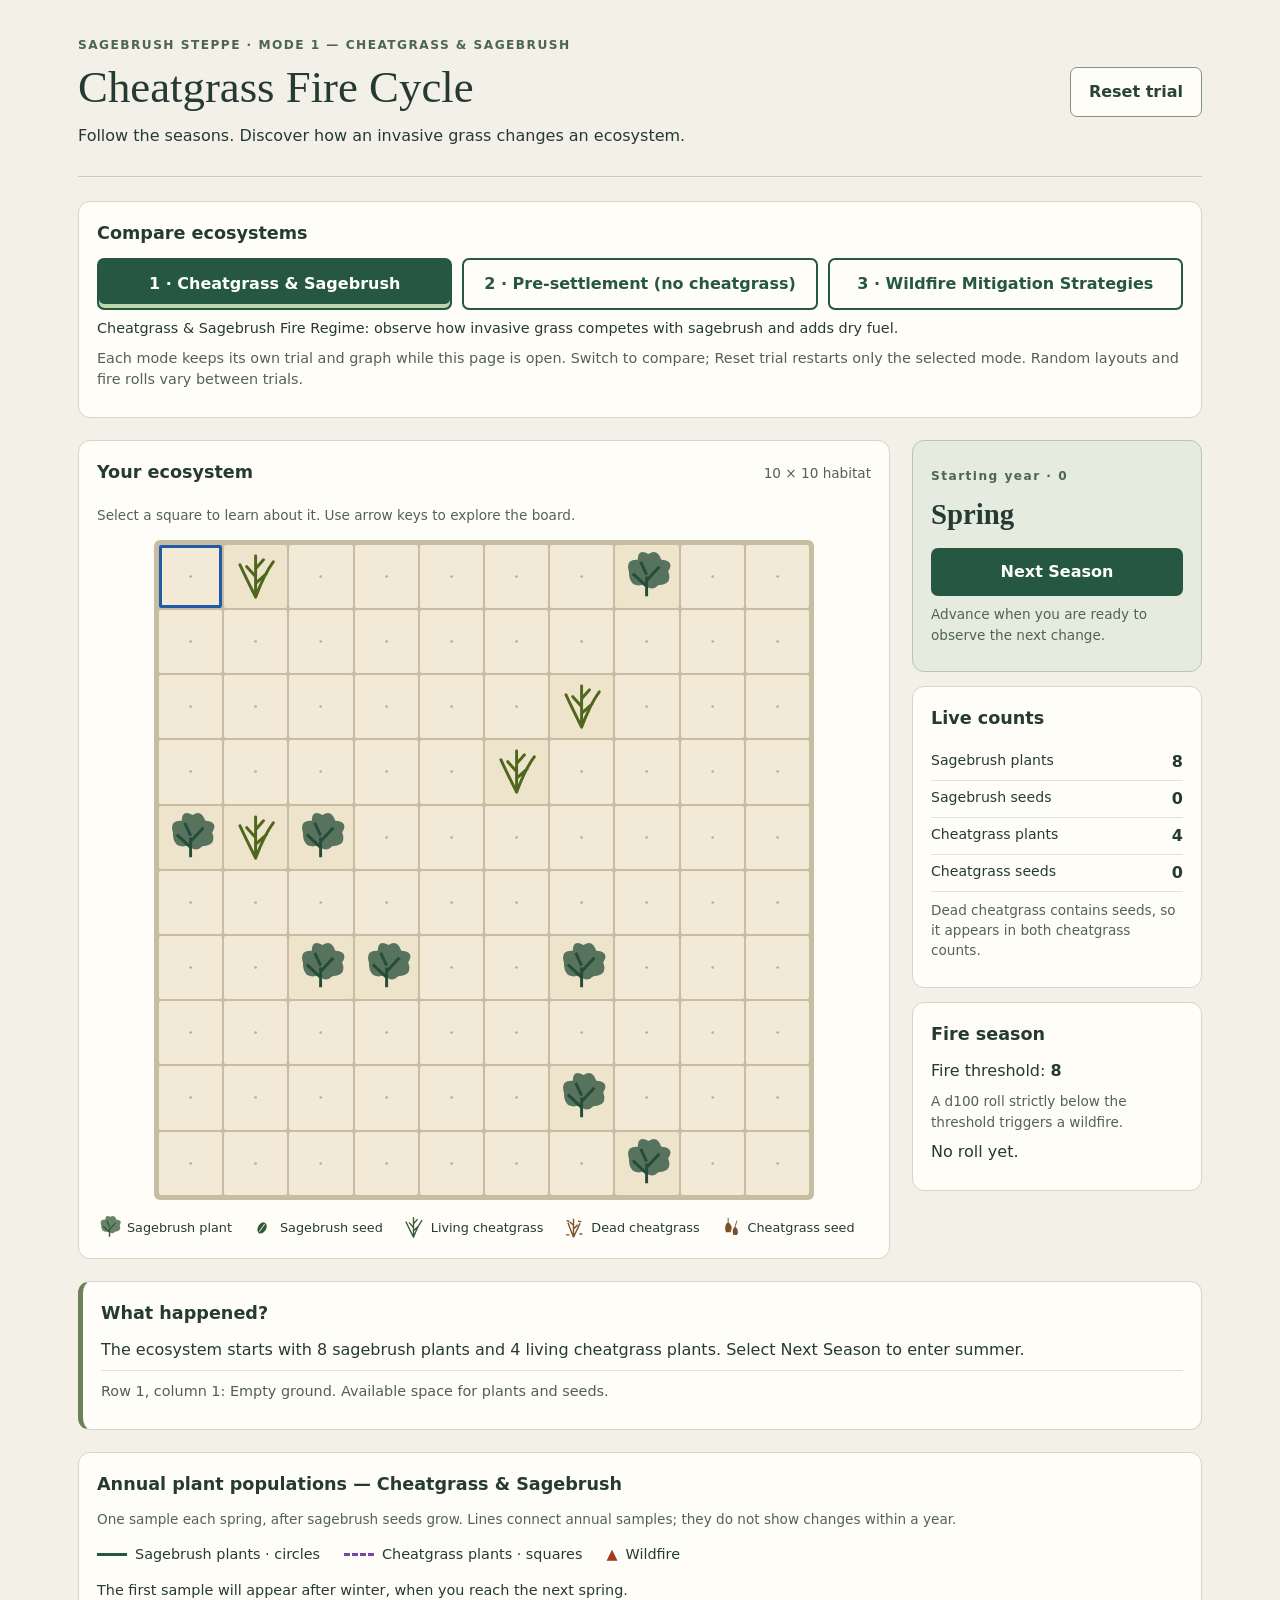
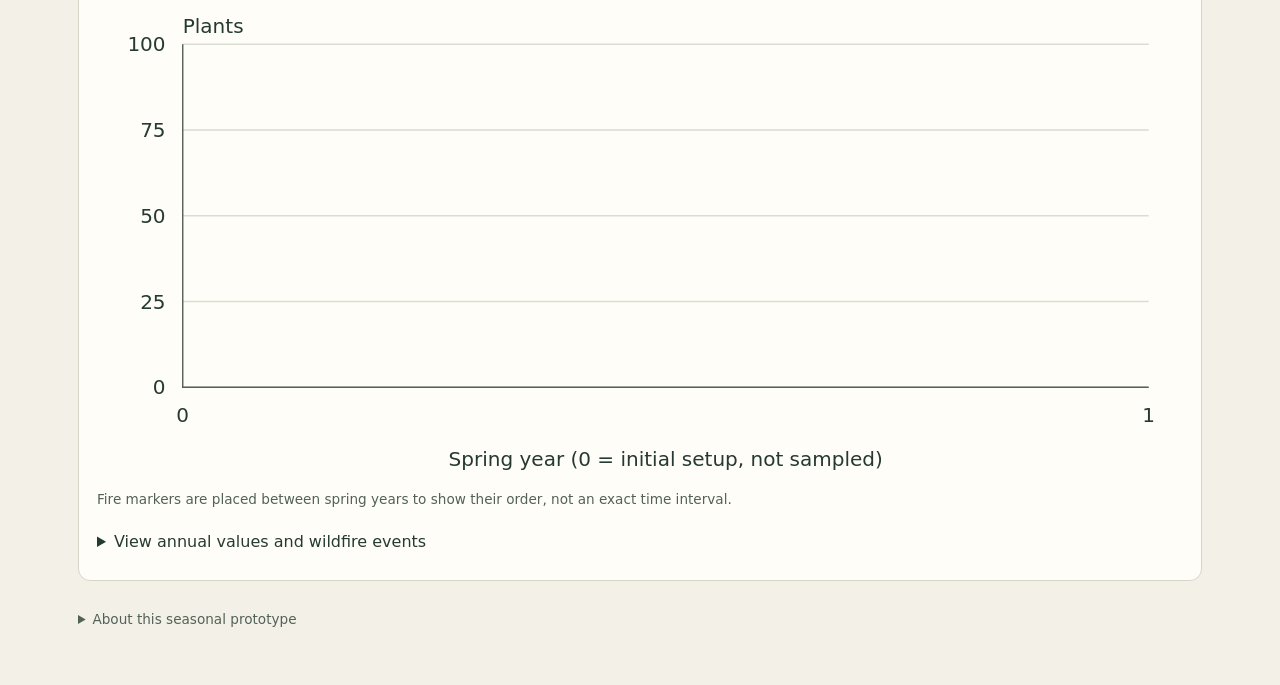
<file: index.html>
<!doctype html>
<html lang="en"><head><meta charset="utf-8"><meta name="viewport" content="width=device-width,initial-scale=1"><title>Cheatgrass Fire Cycle · Seasonal prototype</title><link rel="stylesheet" href="styles.css"><script defer src="engine.js"></script><script defer src="chart.js"></script><script defer src="mitigation.js"></script><script defer src="app.js"></script></head>
<body><a class="skip" href="#advance">Skip to season controls</a><main>
<header><div><p class="eyebrow" id="mode-title">SAGEBRUSH STEPPE · MODE 1</p><h1>Cheatgrass Fire Cycle</h1><p>Follow the seasons. Discover how an invasive grass changes an ecosystem.</p></div><button id="reset" class="secondary">Reset trial</button></header>
<section class="mode-picker card" aria-labelledby="mode-heading">
<h2 id="mode-heading">Compare ecosystems</h2>
<div class="mode-buttons" role="group" aria-label="Ecosystem mode">
<button id="mode-invaded" type="button" aria-pressed="true">1 · Cheatgrass &amp; Sagebrush</button>
<button id="mode-native" type="button" aria-pressed="false">2 · Pre-settlement (no cheatgrass)</button>
<button id="mode-mitigation" type="button" aria-pressed="false">3 · Wildfire Mitigation Strategies</button>
</div>
<p id="mode-description"></p><p class="hint">Each mode keeps its own trial and graph while this page is open. Switch to compare; Reset trial restarts only the selected mode. Random layouts and fire rolls vary between trials.</p>
</section>
<section id="tools-panel" class="card tools-panel" aria-labelledby="tools-heading" hidden>
<h2 id="tools-heading">Wildfire Mitigation Strategies</h2>
<p>Choose one tool per season. Select targets, review the outlined squares, then Apply tool. You may also skip a season without using a tool.</p>
<p class="hint">Hoe: remove up to 5 plants of either species. Seed Bag: add up to 5 sagebrush seeds on empty squares. Mower: clear all plants and seeds from one row or column.</p>
<div class="tool-buttons" role="group" aria-label="Management tools">
<button id="tool-hoe" type="button" aria-pressed="false">Hoe</button>
<button id="tool-seed" type="button" aria-pressed="false">Seed Bag</button>
<button id="tool-mower-row" type="button" aria-pressed="false">Mower · row</button>
<button id="tool-mower-column" type="button" aria-pressed="false">Mower · column</button>
<button id="tool-burn" type="button" disabled>Prescribed Burn · awaiting clarification</button>
<button id="tool-chemicals" type="button" disabled>Chemicals · awaiting clarification</button>
</div>
<p id="tool-budget"></p><p id="tool-status" role="status" aria-live="polite" aria-atomic="true"></p>
<div class="tool-actions"><button id="tool-apply" type="button" disabled>Apply tool</button><button id="tool-cancel" type="button" class="secondary" disabled>Cancel selection</button></div>
<p class="hint">Apply once per season, including the starting spring. During Fire Season, use your tool before Roll d100. Leaving a season or switching modes cancels unconfirmed selections. The graph keeps its original annual spring samples.</p>
<details><summary>View management actions</summary><ul id="tool-log"></ul></details>
</section>
<div class="workspace"><section class="terrain" aria-labelledby="terrain-title">
<div class="section-head"><h2 id="terrain-title">Your ecosystem</h2><span>10 × 10 habitat</span></div>
<p class="hint" id="grid-help">Select a square to learn about it. Use arrow keys to explore the board.</p>
<div id="board" class="board" role="group" aria-label="Ecosystem, 10 rows by 10 columns" aria-describedby="grid-help"></div>
<ul class="legend" id="legend" aria-label="Plant and seed legend"></ul>
</section><aside>
<section class="card season-card" aria-labelledby="season-heading"><p class="eyebrow" id="year">Starting year · 0</p><h2 id="season-heading">Spring</h2><button id="advance">Next Season</button><p id="next-hint" class="hint"></p><div id="dice-result" class="dice-result" hidden>
<p id="dice-caption" class="eyebrow">D100 RESULT</p>
<p class="dice-number"><strong id="dice-value"></strong><span> / 100</span></p>
<h3 id="dice-outcome"></h3><p id="dice-explanation"></p>
</div></section>
<section class="card" aria-labelledby="counts-heading"><h2 id="counts-heading">Live counts</h2><dl id="counts"></dl><p class="hint">Dead cheatgrass contains seeds, so it appears in both cheatgrass counts.</p></section>
<section class="card" aria-labelledby="fire-heading"><h2 id="fire-heading">Fire season</h2><p>Fire threshold: <strong id="threshold"></strong></p><p class="hint">A d100 roll strictly below the threshold triggers a wildfire.</p><p id="fire-result">No roll yet.</p></section>
</aside></div>
<section class="feedback card"><h2>What happened?</h2><p id="feedback" role="status" aria-live="polite" aria-atomic="true"></p><p id="inspection" aria-live="polite" aria-atomic="true">Select a plant or a seed to inspect it.</p></section>
<section class="card annual-chart" aria-labelledby="annual-heading">
<h2 id="annual-heading">Annual plant populations</h2>
<p class="hint">One sample each spring, after sagebrush seeds grow. Lines connect annual samples; they do not show changes within a year.</p>
<ul class="chart-legend" aria-label="Graph legend"><li><span class="line-key sage-key" aria-hidden="true"></span>Sagebrush plants · circles</li><li><span class="line-key cheat-key" aria-hidden="true"></span>Cheatgrass plants · squares</li><li><span class="fire-key" aria-hidden="true">▲</span>Wildfire</li></ul>
<p id="chart-summary" role="status" aria-live="polite" aria-atomic="true"></p>
<div class="chart-scroll" tabindex="0" role="region" aria-label="Annual graph; scroll horizontally on small screens"><div id="annual-plot"></div></div>
<p class="hint">Fire markers are placed between spring years to show their order, not an exact time interval.</p>
<details><summary>View annual values and wildfire events</summary>
<div class="table-scroll" tabindex="0" role="region" aria-label="Annual values"><table><caption>Spring plant counts after growth</caption><thead><tr><th scope="col">Spring year</th><th scope="col">Sagebrush plants</th><th scope="col">Cheatgrass plants</th></tr></thead><tbody id="annual-rows"></tbody></table></div>
<h3>Wildfire events</h3><ul id="annual-fires"></ul>
</details></section>
<details class="notes"><summary>About this seasonal prototype</summary><p>This prototype lets you compare an invaded ecosystem with a pre-settlement ecosystem without cheatgrass. The annual graph records spring plant counts and wildfire events. Mode 3 adds Hoe, Seed Bag and Mower. Prescribed Burn and Chemicals await clarification; audio is a later step. Explanations are draft text awaiting DRI review.</p><p>Provisional choices: sagebrush uses eight neighboring squares and only places seeds on empty squares. The initial spring is year 0; the first action enters summer. Reset starts a new trial.</p></details>
</main></body></html>
</file>
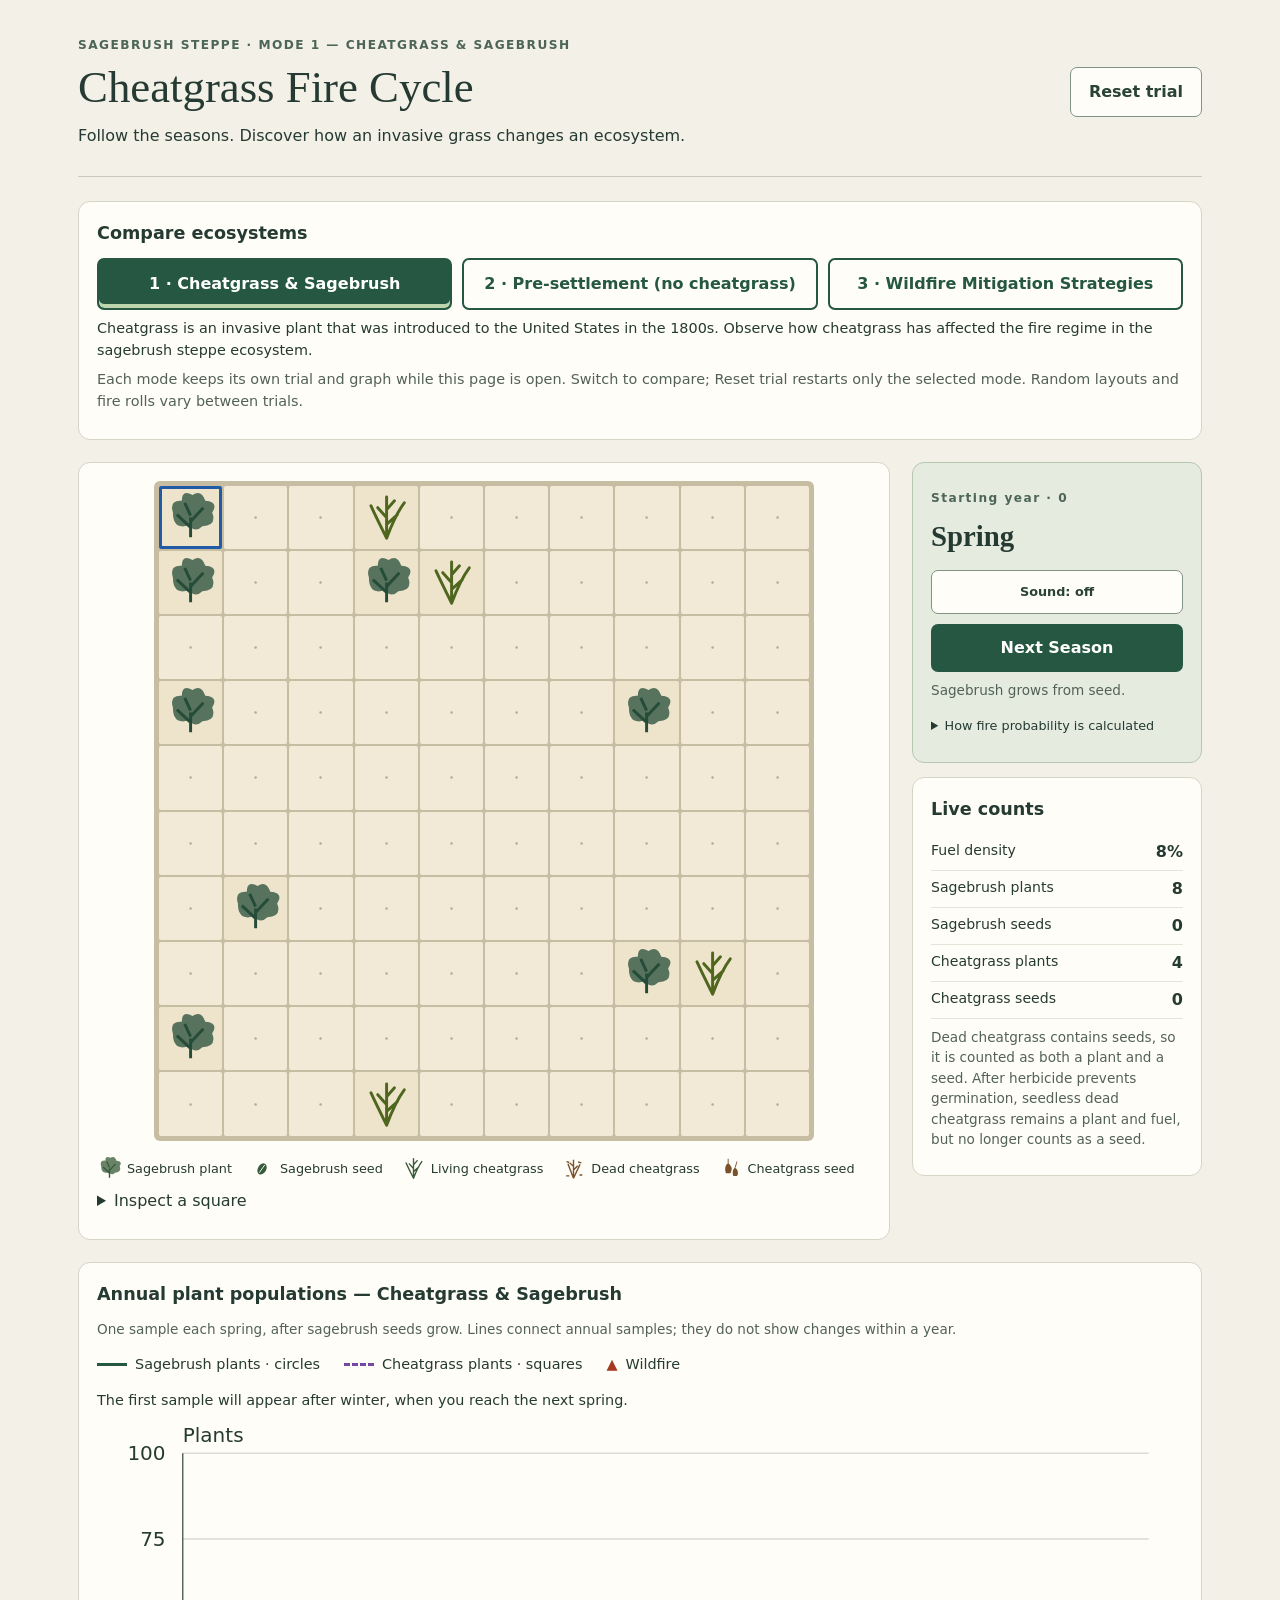
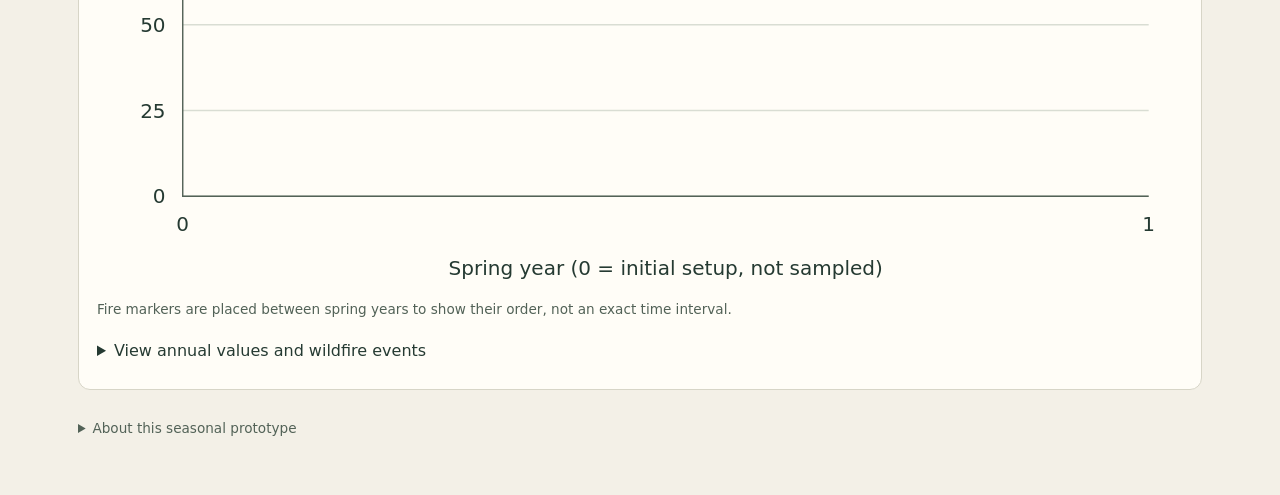
<file: prototype-v2/index.html>
<!doctype html>
<html lang="en"><head><meta charset="utf-8"><meta name="viewport" content="width=device-width,initial-scale=1"><title>Cheatgrass Fire Cycle · Seasonal prototype</title><link rel="stylesheet" href="styles.css"><script defer src="engine.js"></script><script defer src="chart.js"></script><script defer src="mitigation.js"></script><script defer src="sound.js"></script><script defer src="app.js"></script></head>
<body><a class="skip" href="#advance">Skip to season controls</a><main>
<header><div><p class="eyebrow" id="mode-title">SAGEBRUSH STEPPE · MODE 1</p><h1>Cheatgrass Fire Cycle</h1><p>Follow the seasons. Discover how an invasive grass changes an ecosystem.</p></div><button id="reset" class="secondary">Reset trial</button></header>
<section class="mode-picker card" aria-labelledby="mode-heading">
<h2 id="mode-heading">Compare ecosystems</h2>
<div class="mode-buttons" role="group" aria-label="Ecosystem mode">
<button id="mode-invaded" type="button" aria-pressed="true">1 · Cheatgrass &amp; Sagebrush</button>
<button id="mode-native" type="button" aria-pressed="false">2 · Pre-settlement (no cheatgrass)</button>
<button id="mode-mitigation" type="button" aria-pressed="false">3 · Wildfire Mitigation Strategies</button>
</div>
<p id="mode-description"></p><p class="hint">Each mode keeps its own trial and graph while this page is open. Switch to compare; Reset trial restarts only the selected mode. Random layouts and fire rolls vary between trials.</p>
</section>

<div class="workspace"><section class="terrain" aria-label="Ecosystem habitat">

<p class="sr-only" id="grid-help">Select a square to learn about it. Use arrow keys to explore the board.</p>
<div id="board" class="board" role="group" aria-label="Ecosystem, 10 rows by 10 columns" aria-describedby="grid-help"></div>
<ul class="legend" id="legend" aria-label="Plant and seed legend"></ul><details><summary>Inspect a square</summary><p id="inspection" aria-live="polite" aria-atomic="true">Select a plant or seed to inspect it.</p></details>
</section><aside>
<section class="card season-card" aria-labelledby="season-heading"><p class="eyebrow" id="year">Starting year · 0</p><h2 id="season-heading">Spring</h2><button id="sound-toggle" type="button" class="secondary sound-toggle" aria-pressed="false">Sound: off</button><button id="advance">Next Season</button><p id="next-hint" class="hint"></p><div id="dice-result" class="dice-result" hidden>
<p id="dice-caption" class="eyebrow">D100 RESULT</p>
<p class="dice-number"><strong id="dice-value"></strong><span> / 100</span></p>
<h3 id="dice-outcome"></h3><p id="dice-explanation"></p>
</div><details class="fire-details"><summary>How fire probability is calculated</summary><p class="hint">A d100 roll from 1 to 100 must be strictly below the fuel density. For example, 12% fuel density means an 11% fire chance. Current threshold: <span id="threshold"></span>.</p><p id="fire-result">No roll yet.</p></details></section>
<section id="tools-panel" class="card tools-panel" aria-labelledby="tools-heading" hidden>
<h2 id="tools-heading">Wildfire Mitigation Strategies</h2>
<p id="tool-instructions" class="hint" aria-live="polite" aria-atomic="true">Choose a tool to see its instructions.</p>
<div class="tool-buttons" role="group" aria-label="Management tools">
<button id="tool-hoe" type="button" aria-pressed="false"><img class="tool-icon" src="assets/tools/hoe.svg" alt="" aria-hidden="true" width="32" height="32"><span class="tool-label">Hoe</span></button>
<button id="tool-seed" type="button" aria-pressed="false"><img class="tool-icon" src="assets/tools/seed.svg" alt="" aria-hidden="true" width="32" height="32"><span class="tool-label">Seed Bag</span></button>
<button id="tool-mower-row" type="button" aria-pressed="false"><img class="tool-icon" src="assets/tools/mower-row.svg" alt="" aria-hidden="true" width="32" height="32"><span class="tool-label">Mower · row</span></button>
<button id="tool-mower-column" type="button" aria-pressed="false"><img class="tool-icon" src="assets/tools/mower-column.svg" alt="" aria-hidden="true" width="32" height="32"><span class="tool-label">Mower · column</span></button>
<button id="tool-burn" type="button" aria-pressed="false"><img class="tool-icon" src="assets/tools/burn.svg" alt="" aria-hidden="true" width="32" height="32"><span class="tool-label">Prescribed Burn</span></button>
<button id="tool-chemicals" type="button" aria-pressed="false"><img class="tool-icon" src="assets/tools/chemicals.svg" alt="" aria-hidden="true" width="32" height="32"><span class="tool-label">Pre-emergent Herbicide</span></button>
</div>
<p id="tool-budget"></p><p id="tool-status" role="status" aria-live="polite" aria-atomic="true"></p>
<div class="tool-actions"><button id="tool-apply" type="button" disabled>Apply tool</button><button id="tool-cancel" type="button" class="secondary" disabled>Cancel selection</button></div>
<button id="tool-skip" type="button" class="skip-mitigation"><span aria-hidden="true">✕</span> Skip mitigation this season</button>
<details class="tool-help"><summary>How to use the tools</summary><p class="hint">Apply once per season, including the starting spring. During Fire Season, use your tool before selecting See if a fire occurs. Leaving a season or switching modes cancels unconfirmed selections. The graph keeps its original annual spring samples. For herbicide, you can also select two opposite corners with clicks or Enter/Space. Hatched squares marked H remain treated through the same season next year; established plants and dead fuel remain.</p></details>
<details><summary>View management actions</summary><ul id="tool-log"></ul></details>
</section>
<section class="card" aria-labelledby="counts-heading"><h2 id="counts-heading">Live counts</h2><dl id="counts"></dl><p class="hint">Dead cheatgrass contains seeds, so it is counted as both a plant and a seed. After herbicide prevents germination, seedless dead cheatgrass remains a plant and fuel, but no longer counts as a seed.</p></section>

</aside></div>
<p id="feedback" class="sr-only" role="status" aria-live="polite" aria-atomic="true"></p>
<section class="card annual-chart" aria-labelledby="annual-heading">
<h2 id="annual-heading">Annual plant populations</h2>
<p class="hint">One sample each spring, after sagebrush seeds grow. Lines connect annual samples; they do not show changes within a year.</p>
<ul class="chart-legend" aria-label="Graph legend"><li><span class="line-key sage-key" aria-hidden="true"></span>Sagebrush plants · circles</li><li><span class="line-key cheat-key" aria-hidden="true"></span>Cheatgrass plants · squares</li><li><span class="fire-key" aria-hidden="true">▲</span>Wildfire</li></ul>
<p id="chart-summary" role="status" aria-live="polite" aria-atomic="true"></p>
<div class="chart-scroll" tabindex="0" role="region" aria-label="Annual graph; scroll horizontally on small screens"><div id="annual-plot"></div></div>
<p class="hint">Fire markers are placed between spring years to show their order, not an exact time interval.</p>
<details><summary>View annual values and wildfire events</summary>
<div class="table-scroll" tabindex="0" role="region" aria-label="Annual values"><table><caption>Spring plant counts after growth</caption><thead><tr><th scope="col">Spring year</th><th scope="col">Sagebrush plants</th><th scope="col">Cheatgrass plants</th></tr></thead><tbody id="annual-rows"></tbody></table></div>
<h3>Wildfire events</h3><ul id="annual-fires"></ul>
</details></section>
<details class="notes"><summary>About this seasonal prototype</summary><p>This prototype lets you compare an invaded ecosystem with a pre-settlement ecosystem without cheatgrass. The annual graph records spring plant counts and wildfire events. Mode 3 adds Hoe, Seed Bag, Mower and Prescribed Burn. Pre-emergent Herbicide is available; fire animation and optional sound are available. Prescribed burns appear in the management log; the graph markers show natural wildfires. Explanations are draft text awaiting DRI review.</p><p>Provisional choices: sagebrush uses eight neighboring squares and only places seeds on empty squares. The initial spring is year 0; the first action enters summer. Reset starts a new trial.</p></details>
</main></body></html>
</file>
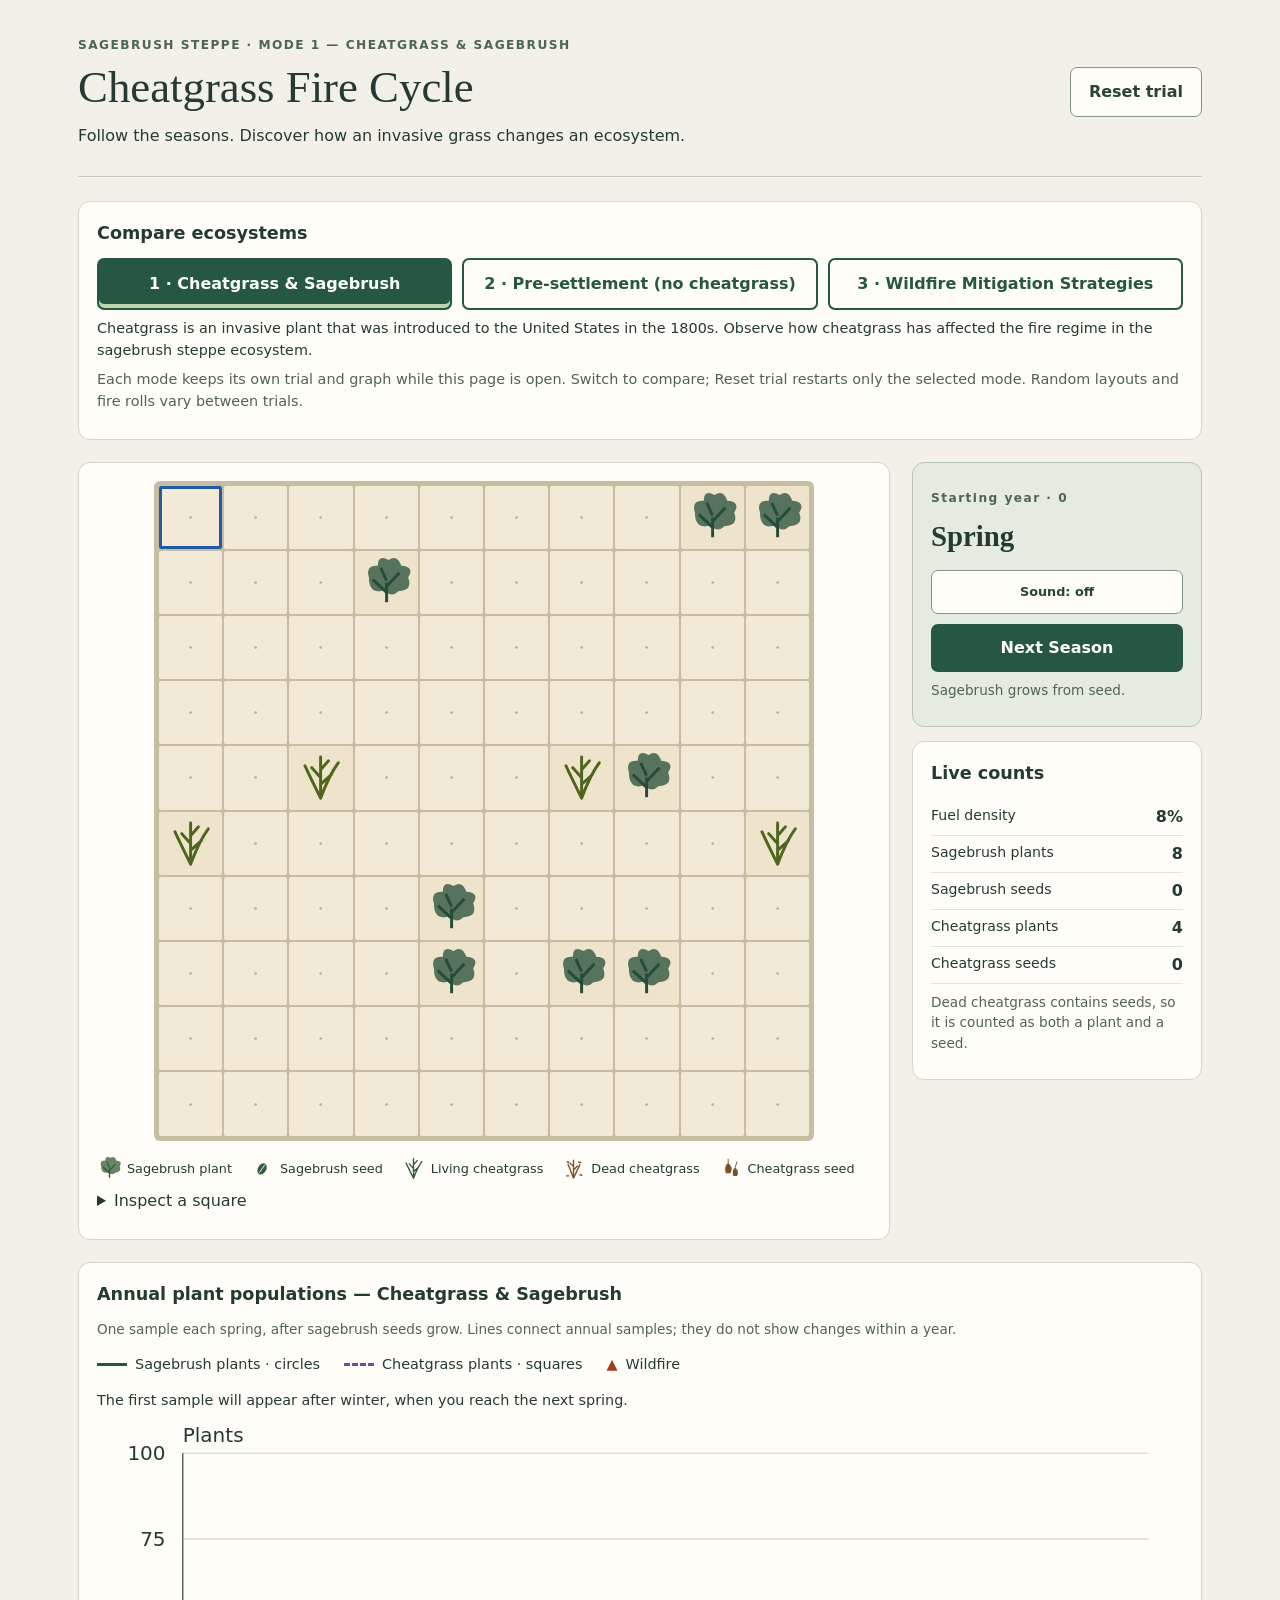
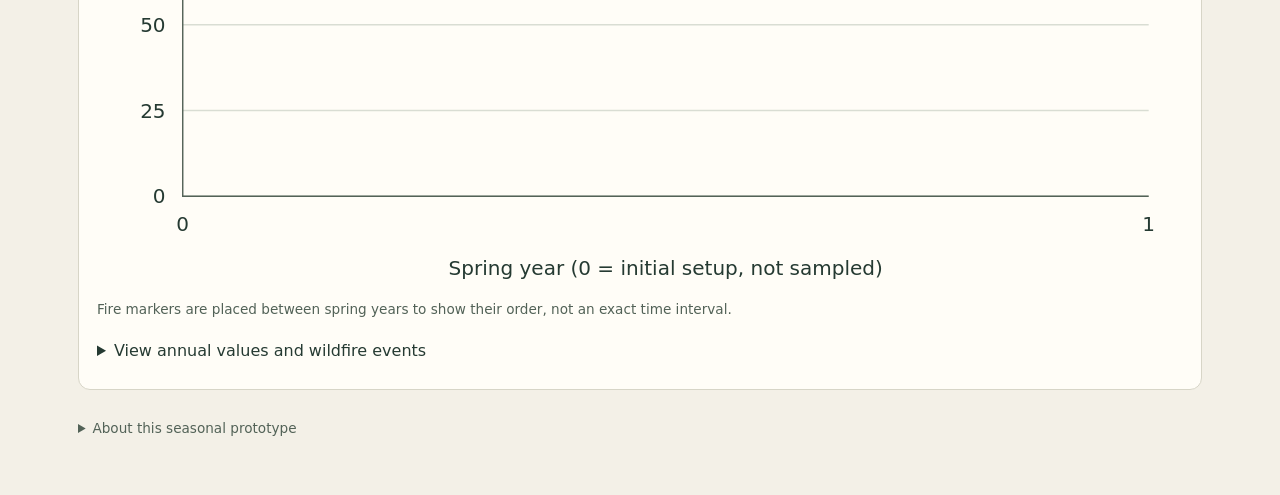
<file: prototype-v3/index.html>
<!doctype html>
<html lang="en"><head><meta charset="utf-8"><meta name="viewport" content="width=device-width,initial-scale=1"><title>Cheatgrass Fire Cycle · Seasonal prototype</title><link rel="stylesheet" href="styles.css"><script defer src="engine.js"></script><script defer src="chart.js"></script><script defer src="mitigation.js"></script><script defer src="sound.js"></script><script defer src="app.js"></script></head>
<body><a class="skip" href="#advance">Skip to season controls</a><main>
<header><div><p class="eyebrow" id="mode-title">SAGEBRUSH STEPPE · MODE 1</p><h1>Cheatgrass Fire Cycle</h1><p>Follow the seasons. Discover how an invasive grass changes an ecosystem.</p></div><button id="reset" class="secondary">Reset trial</button></header>
<section class="mode-picker card" aria-labelledby="mode-heading">
<h2 id="mode-heading">Compare ecosystems</h2>
<div class="mode-buttons" role="group" aria-label="Ecosystem mode">
<button id="mode-invaded" type="button" aria-pressed="true">1 · Cheatgrass &amp; Sagebrush</button>
<button id="mode-native" type="button" aria-pressed="false">2 · Pre-settlement (no cheatgrass)</button>
<button id="mode-mitigation" type="button" aria-pressed="false">3 · Wildfire Mitigation Strategies</button>
</div>
<p id="mode-description"></p><p class="hint">Each mode keeps its own trial and graph while this page is open. Switch to compare; Reset trial restarts only the selected mode. Random layouts and fire rolls vary between trials.</p>
</section>

<div class="workspace"><section class="terrain" aria-label="Ecosystem habitat">

<p class="sr-only" id="grid-help">Select a square to learn about it. Use arrow keys to explore the board.</p>
<div id="board" class="board" role="group" aria-label="Ecosystem, 10 rows by 10 columns" aria-describedby="grid-help"></div>
<ul class="legend" id="legend" aria-label="Plant and seed legend"></ul><details><summary>Inspect a square</summary><p id="inspection" aria-live="polite" aria-atomic="true">Select a plant or seed to inspect it.</p></details>
</section><aside>
<section class="card season-card" aria-labelledby="season-heading"><p class="eyebrow" id="year">Starting year · 0</p><h2 id="season-heading">Spring</h2><button id="sound-toggle" type="button" class="secondary sound-toggle" aria-pressed="false">Sound: off</button><button id="advance">Next Season</button><p id="next-hint" class="hint"></p><div id="dice-result" class="dice-result" hidden>
<h3 id="dice-outcome"></h3><p id="dice-explanation"></p>
</div></section>
<section id="tools-panel" class="card tools-panel" aria-labelledby="tools-heading" hidden>
<h2 id="tools-heading">Wildfire Mitigation Strategies</h2>
<p id="tool-instructions" class="hint" aria-live="polite" aria-atomic="true">Choose a tool to see its instructions.</p>
<div class="tool-buttons" role="group" aria-label="Management tools">
<button id="tool-hoe" type="button" aria-pressed="false"><img class="tool-icon" src="assets/tools/hoe.svg" alt="" aria-hidden="true" width="32" height="32"><span class="tool-label">Hoe</span></button>
<button id="tool-seed" type="button" aria-pressed="false"><img class="tool-icon" src="assets/tools/seed.svg" alt="" aria-hidden="true" width="32" height="32"><span class="tool-label">Seed Bag</span></button>
<button id="tool-mower-row" type="button" aria-pressed="false"><img class="tool-icon" src="assets/tools/mower-row.svg" alt="" aria-hidden="true" width="32" height="32"><span class="tool-label">Mower · row</span></button>
<button id="tool-mower-column" type="button" aria-pressed="false"><img class="tool-icon" src="assets/tools/mower-column.svg" alt="" aria-hidden="true" width="32" height="32"><span class="tool-label">Mower · column</span></button>
<button id="tool-burn" type="button" aria-pressed="false"><img class="tool-icon" src="assets/tools/burn.svg" alt="" aria-hidden="true" width="32" height="32"><span class="tool-label">Prescribed Burn</span></button>
<button id="tool-chemicals" type="button" aria-pressed="false"><img class="tool-icon" src="assets/tools/chemicals.svg" alt="" aria-hidden="true" width="32" height="32"><span class="tool-label">Pre-emergent Herbicide</span></button>
</div>
<p id="tool-budget"></p><p id="tool-status" role="status" aria-live="polite" aria-atomic="true"></p>
<div class="tool-actions"><button id="tool-apply" type="button" disabled>Apply tool</button><button id="tool-cancel" type="button" class="secondary" disabled>Cancel selection</button></div>
<button id="tool-skip" type="button" class="skip-mitigation"><span aria-hidden="true">✕</span> Skip mitigation this season</button>
<details class="tool-help"><summary>How to use the tools</summary><p class="hint">Apply once per season, including the starting spring. No mitigation is available during the wildfire event between fall and winter. Leaving a season or switching modes cancels unconfirmed selections. The graph keeps its original annual spring samples. For herbicide, you can also select two opposite corners with clicks or Enter/Space. Hatched squares marked H remain treated through the same season next year; established plants and dead fuel remain.</p></details>
<details><summary>View management actions</summary><ul id="tool-log"></ul></details>
</section>
<section class="card" aria-labelledby="counts-heading"><h2 id="counts-heading">Live counts</h2><dl id="counts"></dl><p class="hint">Dead cheatgrass contains seeds, so it is counted as both a plant and a seed.</p></section>

</aside></div>
<p id="feedback" class="sr-only" role="status" aria-live="polite" aria-atomic="true"></p>
<section class="card annual-chart" aria-labelledby="annual-heading">
<h2 id="annual-heading">Annual plant populations</h2>
<p class="hint">One sample each spring, after sagebrush seeds grow. Lines connect annual samples; they do not show changes within a year.</p>
<ul class="chart-legend" aria-label="Graph legend"><li><span class="line-key sage-key" aria-hidden="true"></span>Sagebrush plants · circles</li><li><span class="line-key cheat-key" aria-hidden="true"></span>Cheatgrass plants · squares</li><li><span class="fire-key" aria-hidden="true">▲</span>Wildfire</li></ul>
<p id="chart-summary" role="status" aria-live="polite" aria-atomic="true"></p>
<div class="chart-scroll" tabindex="0" role="region" aria-label="Annual graph; scroll horizontally on small screens"><div id="annual-plot"></div></div>
<p class="hint">Fire markers are placed between spring years to show their order, not an exact time interval.</p>
<details><summary>View annual values and wildfire events</summary>
<div class="table-scroll" tabindex="0" role="region" aria-label="Annual values"><table><caption>Spring plant counts after growth</caption><thead><tr><th scope="col">Spring year</th><th scope="col">Sagebrush plants</th><th scope="col">Cheatgrass plants</th></tr></thead><tbody id="annual-rows"></tbody></table></div>
<h3>Wildfire events</h3><ul id="annual-fires"></ul>
</details></section>
<details class="notes"><summary>About this seasonal prototype</summary><p>This prototype lets you compare an invaded ecosystem with a pre-settlement ecosystem without cheatgrass. The annual graph records spring plant counts and wildfire events. Mode 3 adds Hoe, Seed Bag, Mower and Prescribed Burn. Pre-emergent Herbicide is available; fire animation and optional sound are available. Prescribed burns appear in the management log; the graph markers show natural wildfires. Explanations are draft text awaiting DRI review.</p><p>Confirmed setup: sagebrush uses eight neighboring squares and only places seeds on empty squares. The initial spring is year 0; the first action enters summer. Reset starts a new trial.</p></details>
</main></body></html>
</file>
<file: styles.css>
:root{font-family:system-ui,-apple-system,Segoe UI,sans-serif;color:#253a32;background:#f3f0e7;line-height:1.5;font-size:16px}*{box-sizing:border-box}body{margin:0}main{max-width:1180px;margin:auto;padding:28px}header{display:flex;align-items:center;justify-content:space-between;gap:20px;border-bottom:1px solid #c9cbbc;padding-bottom:20px;margin-bottom:24px}h1{font-family:Georgia,serif;font-size:clamp(1.9rem,4vw,2.8rem);font-weight:500;line-height:1.15;margin:4px 0 10px}h2{font-size:1.1rem;margin:0 0 12px}p{margin:8px 0}.eyebrow{font-size:.76rem;letter-spacing:.12em;font-weight:750;color:#4c6555}button{font:inherit;cursor:pointer;border:0;border-radius:7px;padding:12px 18px;background:#255742;color:white;font-weight:650;min-height:44px}button:hover{background:#173e2e}.secondary{background:#fffdf7;color:#294334;border:1px solid #819286;white-space:nowrap}button:disabled{opacity:.65;cursor:default}button:focus-visible,summary:focus-visible,a:focus-visible{outline:3px solid #155ac4;outline-offset:3px}.workspace{display:grid;grid-template-columns:minmax(0,1fr) 290px;gap:22px;align-items:start}.terrain{padding:18px;background:#fffdf7;border:1px solid #d7d5c7;border-radius:12px}.section-head{display:flex;justify-content:space-between;align-items:baseline;gap:12px}.section-head span,.hint{font-size:.85rem;color:#526257}.board{display:grid;grid-template-columns:repeat(10,minmax(0,1fr));gap:2px;padding:5px;background:#c7bda2;border-radius:6px;margin-top:14px;max-width:660px;margin-inline:auto}.cell{aspect-ratio:1;min-height:0;min-width:0;padding:3px;border-radius:2px;background:#eee4cb;color:#244c38;display:grid;place-items:center;position:relative}.cell:hover{background:#d8ceb3}.cell[aria-pressed=true]{outline:3px solid #215aa6;outline-offset:-3px}.cell svg{width:100%;height:100%;max-height:53px}.cell.dead{color:#79512a;background:#f4e2bd}.cell.cheat{color:#4f661e}.cell.sageSeed{color:#22513f}.cell.cheatSeed{color:#75531b}.cell.empty{background:#f2ead7}.legend{display:flex;gap:10px 18px;flex-wrap:wrap;padding:0;list-style:none;font-size:.8rem;margin:15px 0 0}.legend li{display:flex;align-items:center;gap:5px}.legend svg{width:25px;height:25px;color:#375a3a}.legend .dead svg,.legend .cheatSeed svg{color:#79512a}aside{display:grid;gap:14px}.card{background:#fffdf7;border:1px solid #d7d5c7;border-radius:12px;padding:18px}.season-card{background:#e5ebdf;border-color:#b7c7b0}.season-card h2{font-family:Georgia,serif;font-size:1.8rem}.season-card button{width:100%}dl{margin:0}dl>div{display:flex;justify-content:space-between;gap:12px;padding:6px 0;border-bottom:1px solid #e6e4d9}dt{font-size:.88rem}dd{font-weight:750;margin:0}.feedback{margin-top:22px;border-left:5px solid #6c8157}#inspection{font-size:.9rem;color:#516052;border-top:1px solid #e1e0d5;padding-top:10px}.notes{margin:20px 0;color:#526257;font-size:.85rem}summary{cursor:pointer;padding:8px 0}.skip{position:absolute;left:10px;top:-100px;background:white;padding:10px}.skip:focus{top:10px;z-index:10}@media(max-width:760px){main{padding:14px}.workspace{grid-template-columns:1fr}header{align-items:start}.terrain{padding:10px}aside{grid-template-columns:repeat(2,minmax(0,1fr))}.season-card{grid-column:1/-1}header .secondary{white-space:normal}.cell{padding:1px}.legend{gap:8px}h1{font-size:1.8rem}}@media(max-width:420px){aside{grid-template-columns:1fr}header{flex-direction:column}.board{gap:1px;padding:3px}}

.secondary:hover{background:#e5ebdf;color:#253a32}
.annual-chart{margin-top:22px;min-width:0}.chart-legend{list-style:none;padding:0;display:flex;flex-wrap:wrap;gap:12px 24px;font-size:.9rem}.chart-legend li{display:flex;align-items:center;gap:8px}.line-key{display:inline-block;width:30px;border-top:3px solid #255742}.cheat-key{border-color:#7549a3;border-top-style:dashed}.fire-key{color:#a43a20}.chart-scroll,.table-scroll{overflow-x:auto;max-width:100%}.chart-scroll:focus-visible,.table-scroll:focus-visible{outline:3px solid #155ac4;outline-offset:2px}#annual-plot{min-width:560px}#annual-plot svg{display:block;width:100%;height:auto;font-family:system-ui,sans-serif;font-size:14px;fill:#253a32}.annual-chart table{border-collapse:collapse;width:100%;font-size:.9rem}.annual-chart th,.annual-chart td{border:1px solid #bdc7b8;padding:9px;text-align:left}.annual-chart caption{text-align:left;padding:10px 0;font-weight:650}.annual-chart h3{font-size:1rem}.annual-chart details{margin-top:12px}#chart-summary{font-size:.9rem}
.dice-result{margin-top:16px;padding:16px;border:3px solid #366048;border-radius:10px;background:#f4faf1;color:#213e2c}.dice-result[hidden]{display:none}.dice-result.dice-fire{border-color:#a33b20;background:#fff0df;color:#692910}.dice-result .eyebrow{color:inherit;letter-spacing:.06em;font-size:.72rem}.dice-number{margin:6px 0;line-height:1.1}.dice-number strong{font-size:3.3rem;font-variant-numeric:tabular-nums}.dice-number span{font-size:1rem}.dice-result h3{font-size:1.2rem;margin:12px 0 8px;overflow-wrap:anywhere}.dice-result p:last-child{font-size:.9rem;line-height:1.5}
.mode-picker{margin-bottom:22px}.mode-buttons{display:flex;flex-wrap:wrap;gap:10px}.mode-buttons button{flex:1 1 250px;white-space:normal;border:2px solid #255742}.mode-buttons button[aria-pressed=false]{background:#fffdf7;color:#255742}.mode-buttons button[aria-pressed=false]:hover{background:#e5ebdf}.mode-buttons button[aria-pressed=true]{box-shadow:inset 0 -4px 0 #bcd5ad}.mode-picker p{font-size:.9rem}

[hidden]{display:none!important}.tools-panel{margin-bottom:22px;border-left:5px solid #5b4985}.tool-buttons{display:flex;flex-wrap:wrap;gap:10px}.tool-buttons button{flex:1 1 190px;white-space:normal;border:2px solid #255742}.tool-buttons button[aria-pressed=false]{background:#fffdf7;color:#255742}.tool-buttons button[aria-pressed=true]{background:#255742;color:white}.tool-buttons button:disabled{background:#e7e5df;color:#555c54;border-color:#aaa}.tool-actions{display:flex;flex-wrap:wrap;gap:12px}.cell.tool-preview{box-shadow:inset 0 0 0 4px #6a2d99}.cell.tool-preview::after{content:'✓';position:absolute;right:2px;top:0;background:#fff;color:#57217f;font-weight:800;font-size:.8rem;line-height:1.2}#tool-status{min-height:1.5em;font-weight:600}#tool-budget{font-weight:700}#tool-log{max-height:220px;overflow:auto}
</file>
<file: prototype-v2/styles.css>
:root{font-family:system-ui,-apple-system,Segoe UI,sans-serif;color:#253a32;background:#f3f0e7;line-height:1.5;font-size:16px}*{box-sizing:border-box}body{margin:0}main{max-width:1180px;margin:auto;padding:28px}header{display:flex;align-items:center;justify-content:space-between;gap:20px;border-bottom:1px solid #c9cbbc;padding-bottom:20px;margin-bottom:24px}h1{font-family:Georgia,serif;font-size:clamp(1.9rem,4vw,2.8rem);font-weight:500;line-height:1.15;margin:4px 0 10px}h2{font-size:1.1rem;margin:0 0 12px}p{margin:8px 0}.eyebrow{font-size:.76rem;letter-spacing:.12em;font-weight:750;color:#4c6555}button{font:inherit;cursor:pointer;border:0;border-radius:7px;padding:12px 18px;background:#255742;color:white;font-weight:650;min-height:44px}button:hover{background:#173e2e}.secondary{background:#fffdf7;color:#294334;border:1px solid #819286;white-space:nowrap}button:disabled{opacity:.65;cursor:default}button:focus-visible,summary:focus-visible,a:focus-visible{outline:3px solid #155ac4;outline-offset:3px}.workspace{display:grid;grid-template-columns:minmax(0,1fr) 290px;gap:22px;align-items:start}.terrain{padding:18px;background:#fffdf7;border:1px solid #d7d5c7;border-radius:12px}.section-head{display:flex;justify-content:space-between;align-items:baseline;gap:12px}.section-head span,.hint{font-size:.85rem;color:#526257}.board{display:grid;grid-template-columns:repeat(10,minmax(0,1fr));gap:2px;padding:5px;background:#c7bda2;border-radius:6px;margin-top:14px;max-width:660px;margin-inline:auto}.cell{aspect-ratio:1;min-height:0;min-width:0;padding:3px;border-radius:2px;background:#eee4cb;color:#244c38;display:grid;place-items:center;position:relative}.cell:hover{background:#d8ceb3}.cell[aria-pressed=true]{outline:3px solid #215aa6;outline-offset:-3px}.cell svg{width:100%;height:100%;max-height:53px}.cell.dead{color:#79512a;background:#f4e2bd}.cell.cheat{color:#4f661e}.cell.sageSeed{color:#22513f}.cell.cheatSeed{color:#75531b}.cell.empty{background:#f2ead7}.legend{display:flex;gap:10px 18px;flex-wrap:wrap;padding:0;list-style:none;font-size:.8rem;margin:15px 0 0}.legend li{display:flex;align-items:center;gap:5px}.legend svg{width:25px;height:25px;color:#375a3a}.legend .dead svg,.legend .cheatSeed svg{color:#79512a}aside{display:grid;gap:14px}.card{background:#fffdf7;border:1px solid #d7d5c7;border-radius:12px;padding:18px}.season-card{background:#e5ebdf;border-color:#b7c7b0}.season-card h2{font-family:Georgia,serif;font-size:1.8rem}.season-card button{width:100%}dl{margin:0}dl>div{display:flex;justify-content:space-between;gap:12px;padding:6px 0;border-bottom:1px solid #e6e4d9}dt{font-size:.88rem}dd{font-weight:750;margin:0}.feedback{margin-top:22px;border-left:5px solid #6c8157}#inspection{font-size:.9rem;color:#516052;border-top:1px solid #e1e0d5;padding-top:10px}.notes{margin:20px 0;color:#526257;font-size:.85rem}summary{cursor:pointer;padding:8px 0}.skip{position:absolute;left:10px;top:-100px;background:white;padding:10px}.skip:focus{top:10px;z-index:10}@media(max-width:760px){main{padding:14px}.workspace{grid-template-columns:1fr}header{align-items:start}.terrain{padding:10px}aside{grid-template-columns:repeat(2,minmax(0,1fr))}.season-card{grid-column:1/-1}header .secondary{white-space:normal}.cell{padding:1px}.legend{gap:8px}h1{font-size:1.8rem}}@media(max-width:420px){aside{grid-template-columns:1fr}header{flex-direction:column}.board{gap:1px;padding:3px}}

.secondary:hover{background:#e5ebdf;color:#253a32}
.annual-chart{margin-top:22px;min-width:0}.chart-legend{list-style:none;padding:0;display:flex;flex-wrap:wrap;gap:12px 24px;font-size:.9rem}.chart-legend li{display:flex;align-items:center;gap:8px}.line-key{display:inline-block;width:30px;border-top:3px solid #255742}.cheat-key{border-color:#7549a3;border-top-style:dashed}.fire-key{color:#a43a20}.chart-scroll,.table-scroll{overflow-x:auto;max-width:100%}.chart-scroll:focus-visible,.table-scroll:focus-visible{outline:3px solid #155ac4;outline-offset:2px}#annual-plot{min-width:560px}#annual-plot svg{display:block;width:100%;height:auto;font-family:system-ui,sans-serif;font-size:14px;fill:#253a32}.annual-chart table{border-collapse:collapse;width:100%;font-size:.9rem}.annual-chart th,.annual-chart td{border:1px solid #bdc7b8;padding:9px;text-align:left}.annual-chart caption{text-align:left;padding:10px 0;font-weight:650}.annual-chart h3{font-size:1rem}.annual-chart details{margin-top:12px}#chart-summary{font-size:.9rem}
.dice-result{margin-top:16px;padding:16px;border:3px solid #366048;border-radius:10px;background:#f4faf1;color:#213e2c}.dice-result[hidden]{display:none}.dice-result.dice-fire{border-color:#a33b20;background:#fff0df;color:#692910}.dice-result .eyebrow{color:inherit;letter-spacing:.06em;font-size:.72rem}.dice-number{margin:6px 0;line-height:1.1}.dice-number strong{font-size:3.3rem;font-variant-numeric:tabular-nums}.dice-number span{font-size:1rem}.dice-result h3{font-size:1.2rem;margin:12px 0 8px;overflow-wrap:anywhere}.dice-result p:last-child{font-size:.9rem;line-height:1.5}
.mode-picker{margin-bottom:22px}.mode-buttons{display:flex;flex-wrap:wrap;gap:10px}.mode-buttons button{flex:1 1 250px;white-space:normal;border:2px solid #255742}.mode-buttons button[aria-pressed=false]{background:#fffdf7;color:#255742}.mode-buttons button[aria-pressed=false]:hover{background:#e5ebdf}.mode-buttons button[aria-pressed=true]{box-shadow:inset 0 -4px 0 #bcd5ad}.mode-picker p{font-size:.9rem}

[hidden]{display:none!important}.tools-panel{margin-bottom:22px;border-left:5px solid #5b4985}.tool-buttons{display:flex;flex-wrap:wrap;gap:10px}.tool-buttons button{flex:1 1 190px;white-space:normal;border:2px solid #255742}.tool-buttons button[aria-pressed=false]{background:#fffdf7;color:#255742}.tool-buttons button[aria-pressed=true]{background:#255742;color:white}.tool-buttons button:disabled{background:#e7e5df;color:#555c54;border-color:#aaa}.tool-actions{display:flex;flex-wrap:wrap;gap:12px}.cell.tool-preview{box-shadow:inset 0 0 0 4px #6a2d99}.cell.tool-preview::after{content:'✓';position:absolute;right:2px;top:0;background:#fff;color:#57217f;font-weight:800;font-size:.8rem;line-height:1.2}#tool-status{min-height:1.5em;font-weight:600}#tool-budget{font-weight:700}#tool-log{max-height:220px;overflow:auto}

.cell.deadBare{color:#79512a;background:#f4e2bd}.cell.treated{background-image:repeating-linear-gradient(135deg,transparent 0,transparent 5px,#79599c33 5px,#79599c33 8px)}.cell.treated::before{content:"H";position:absolute;left:1px;top:0;background:#fff;color:#57217f;font-weight:800;font-size:.7rem;line-height:1.2}

.skip-mitigation{margin-top:12px;background:#fff;color:#9b2424;border:2px solid #9b2424;white-space:normal}.skip-mitigation:hover{background:#fff0f0;color:#7a1616}.skip-mitigation span{font-size:1.25em;margin-right:6px}.skip-mitigation:disabled{opacity:.6}

/* Compact management panel, beside the habitat on wide screens. */
.workspace>aside{min-width:0}.tools-panel{margin-bottom:0;padding:14px;border-left-width:4px;min-width:0}.tools-panel h2{font-size:1rem;margin-bottom:8px}.tools-panel .tool-buttons{display:grid;grid-template-columns:repeat(2,minmax(0,1fr));gap:6px}.tools-panel .tool-buttons button{min-width:0;min-height:44px;padding:7px 5px;font-size:.8rem;line-height:1.25;overflow-wrap:anywhere}.tools-panel .tool-actions{display:grid;grid-template-columns:1fr 1fr;gap:6px}.tools-panel .tool-actions button{padding:7px 5px;white-space:normal;font-size:.8rem;line-height:1.3}.tools-panel .skip-mitigation{width:100%;font-size:.8rem;padding:7px;margin-top:8px}.tools-panel #tool-budget,.tools-panel #tool-status{font-size:.78rem;line-height:1.4;margin:8px 0}.tools-panel #tool-instructions{font-size:.82rem;line-height:1.45;margin:0 0 10px}.tools-panel details{font-size:.78rem}.tools-panel summary{padding:5px 0}.tools-panel #tool-log{padding-left:18px;max-height:150px}@media(max-width:760px){.tools-panel{grid-column:1/-1}.tools-panel .tool-buttons{grid-template-columns:repeat(3,minmax(0,1fr))}}@media(max-width:420px){.tools-panel .tool-buttons{grid-template-columns:repeat(2,minmax(0,1fr))}}

/* Shared tool artwork for buttons and terrain cursors. */
.tool-buttons button{display:flex;align-items:center;justify-content:flex-start;gap:6px;text-align:left}.tool-icon{width:32px;height:32px;flex:0 0 32px;pointer-events:none}.tool-label{min-width:0}.tool-buttons button[aria-pressed="true"] .tool-icon{background:#fffdf7;border-radius:4px}
.board[data-tool="hoe"],.board[data-tool="hoe"] .cell{cursor:url("assets/tools/hoe.svg") 1 1,crosshair}
.board[data-tool="seed"],.board[data-tool="seed"] .cell{cursor:url("assets/tools/seed.svg") 1 1,crosshair}
.board[data-tool="mower-row"],.board[data-tool="mower-row"] .cell{cursor:url("assets/tools/mower-row.svg") 1 1,crosshair}
.board[data-tool="mower-column"],.board[data-tool="mower-column"] .cell{cursor:url("assets/tools/mower-column.svg") 1 1,crosshair}
.board[data-tool="burn"],.board[data-tool="burn"] .cell{cursor:url("assets/tools/burn.svg") 1 1,crosshair}
.board[data-tool="chemicals"],.board[data-tool="chemicals"] .cell{cursor:url("assets/tools/chemicals.svg") 1 1,crosshair}

.sr-only{position:absolute;width:1px;height:1px;padding:0;margin:-1px;overflow:hidden;clip:rect(0,0,0,0);white-space:nowrap;border:0}.terrain .board{margin-top:0}.fire-details{font-size:.8rem;margin-top:8px}.fire-details p{overflow-wrap:anywhere}

.sound-toggle{display:block;margin-bottom:10px;font-size:.8rem;padding:7px 12px}.board[data-fire="true"]{animation:cheatgrass-fire .8s ease-out}.cell[data-burning="true"]::after{content:'🔥';position:absolute;inset:0;display:flex;align-items:center;justify-content:center;font-size:clamp(18px,3vw,38px);pointer-events:none;z-index:6;background:#fff2d9a6;animation:cheatgrass-flame .5s ease-in-out alternate infinite}@keyframes cheatgrass-fire{from{box-shadow:inset 0 0 70px #ce571c}to{box-shadow:inset 0 0 0 transparent}}@keyframes cheatgrass-flame{from{transform:scale(.9)}to{transform:scale(1)}}@media(prefers-reduced-motion:reduce){.board[data-fire="true"],.cell[data-burning="true"]::after{animation:none}}
</file>
<file: prototype-v3/styles.css>
:root{font-family:system-ui,-apple-system,Segoe UI,sans-serif;color:#253a32;background:#f3f0e7;line-height:1.5;font-size:16px}*{box-sizing:border-box}body{margin:0}main{max-width:1180px;margin:auto;padding:28px}header{display:flex;align-items:center;justify-content:space-between;gap:20px;border-bottom:1px solid #c9cbbc;padding-bottom:20px;margin-bottom:24px}h1{font-family:Georgia,serif;font-size:clamp(1.9rem,4vw,2.8rem);font-weight:500;line-height:1.15;margin:4px 0 10px}h2{font-size:1.1rem;margin:0 0 12px}p{margin:8px 0}.eyebrow{font-size:.76rem;letter-spacing:.12em;font-weight:750;color:#4c6555}button{font:inherit;cursor:pointer;border:0;border-radius:7px;padding:12px 18px;background:#255742;color:white;font-weight:650;min-height:44px}button:hover{background:#173e2e}.secondary{background:#fffdf7;color:#294334;border:1px solid #819286;white-space:nowrap}button:disabled{opacity:.65;cursor:default}button:focus-visible,summary:focus-visible,a:focus-visible{outline:3px solid #155ac4;outline-offset:3px}.workspace{display:grid;grid-template-columns:minmax(0,1fr) 290px;gap:22px;align-items:start}.terrain{padding:18px;background:#fffdf7;border:1px solid #d7d5c7;border-radius:12px}.section-head{display:flex;justify-content:space-between;align-items:baseline;gap:12px}.section-head span,.hint{font-size:.85rem;color:#526257}.board{display:grid;grid-template-columns:repeat(10,minmax(0,1fr));gap:2px;padding:5px;background:#c7bda2;border-radius:6px;margin-top:14px;max-width:660px;margin-inline:auto}.cell{aspect-ratio:1;min-height:0;min-width:0;padding:3px;border-radius:2px;background:#eee4cb;color:#244c38;display:grid;place-items:center;position:relative}.cell:hover{background:#d8ceb3}.cell[aria-pressed=true]{outline:3px solid #215aa6;outline-offset:-3px}.cell svg{width:100%;height:100%;max-height:53px}.cell.dead{color:#79512a;background:#f4e2bd}.cell.cheat{color:#4f661e}.cell.sageSeed{color:#22513f}.cell.cheatSeed{color:#75531b}.cell.empty{background:#f2ead7}.legend{display:flex;gap:10px 18px;flex-wrap:wrap;padding:0;list-style:none;font-size:.8rem;margin:15px 0 0}.legend li{display:flex;align-items:center;gap:5px}.legend svg{width:25px;height:25px;color:#375a3a}.legend .dead svg,.legend .cheatSeed svg{color:#79512a}aside{display:grid;gap:14px}.card{background:#fffdf7;border:1px solid #d7d5c7;border-radius:12px;padding:18px}.season-card{background:#e5ebdf;border-color:#b7c7b0}.season-card h2{font-family:Georgia,serif;font-size:1.8rem}.season-card button{width:100%}dl{margin:0}dl>div{display:flex;justify-content:space-between;gap:12px;padding:6px 0;border-bottom:1px solid #e6e4d9}dt{font-size:.88rem}dd{font-weight:750;margin:0}.feedback{margin-top:22px;border-left:5px solid #6c8157}#inspection{font-size:.9rem;color:#516052;border-top:1px solid #e1e0d5;padding-top:10px}.notes{margin:20px 0;color:#526257;font-size:.85rem}summary{cursor:pointer;padding:8px 0}.skip{position:absolute;left:10px;top:-100px;background:white;padding:10px}.skip:focus{top:10px;z-index:10}@media(max-width:760px){main{padding:14px}.workspace{grid-template-columns:1fr}header{align-items:start}.terrain{padding:10px}aside{grid-template-columns:repeat(2,minmax(0,1fr))}.season-card{grid-column:1/-1}header .secondary{white-space:normal}.cell{padding:1px}.legend{gap:8px}h1{font-size:1.8rem}}@media(max-width:420px){aside{grid-template-columns:1fr}header{flex-direction:column}.board{gap:1px;padding:3px}}

.secondary:hover{background:#e5ebdf;color:#253a32}
.annual-chart{margin-top:22px;min-width:0}.chart-legend{list-style:none;padding:0;display:flex;flex-wrap:wrap;gap:12px 24px;font-size:.9rem}.chart-legend li{display:flex;align-items:center;gap:8px}.line-key{display:inline-block;width:30px;border-top:3px solid #255742}.cheat-key{border-color:#7549a3;border-top-style:dashed}.fire-key{color:#a43a20}.chart-scroll,.table-scroll{overflow-x:auto;max-width:100%}.chart-scroll:focus-visible,.table-scroll:focus-visible{outline:3px solid #155ac4;outline-offset:2px}#annual-plot{min-width:560px}#annual-plot svg{display:block;width:100%;height:auto;font-family:system-ui,sans-serif;font-size:14px;fill:#253a32}.annual-chart table{border-collapse:collapse;width:100%;font-size:.9rem}.annual-chart th,.annual-chart td{border:1px solid #bdc7b8;padding:9px;text-align:left}.annual-chart caption{text-align:left;padding:10px 0;font-weight:650}.annual-chart h3{font-size:1rem}.annual-chart details{margin-top:12px}#chart-summary{font-size:.9rem}
.dice-result{margin-top:16px;padding:16px;border:3px solid #366048;border-radius:10px;background:#f4faf1;color:#213e2c}.dice-result[hidden]{display:none}.dice-result.dice-fire{border-color:#a33b20;background:#fff0df;color:#692910}.dice-result .eyebrow{color:inherit;letter-spacing:.06em;font-size:.72rem}.dice-number{margin:6px 0;line-height:1.1}.dice-number strong{font-size:3.3rem;font-variant-numeric:tabular-nums}.dice-number span{font-size:1rem}.dice-result h3{font-size:1.2rem;margin:12px 0 8px;overflow-wrap:anywhere}.dice-result p:last-child{font-size:.9rem;line-height:1.5}
.mode-picker{margin-bottom:22px}.mode-buttons{display:flex;flex-wrap:wrap;gap:10px}.mode-buttons button{flex:1 1 250px;white-space:normal;border:2px solid #255742}.mode-buttons button[aria-pressed=false]{background:#fffdf7;color:#255742}.mode-buttons button[aria-pressed=false]:hover{background:#e5ebdf}.mode-buttons button[aria-pressed=true]{box-shadow:inset 0 -4px 0 #bcd5ad}.mode-picker p{font-size:.9rem}

[hidden]{display:none!important}.tools-panel{margin-bottom:22px;border-left:5px solid #5b4985}.tool-buttons{display:flex;flex-wrap:wrap;gap:10px}.tool-buttons button{flex:1 1 190px;white-space:normal;border:2px solid #255742}.tool-buttons button[aria-pressed=false]{background:#fffdf7;color:#255742}.tool-buttons button[aria-pressed=true]{background:#255742;color:white}.tool-buttons button:disabled{background:#e7e5df;color:#555c54;border-color:#aaa}.tool-actions{display:flex;flex-wrap:wrap;gap:12px}.cell.tool-preview{box-shadow:inset 0 0 0 4px #6a2d99}.cell.tool-preview::after{content:'✓';position:absolute;right:2px;top:0;background:#fff;color:#57217f;font-weight:800;font-size:.8rem;line-height:1.2}#tool-status{min-height:1.5em;font-weight:600}#tool-budget{font-weight:700}#tool-log{max-height:220px;overflow:auto}

.cell.deadBare{color:#79512a;background:#f4e2bd}.cell.treated{background-image:repeating-linear-gradient(135deg,transparent 0,transparent 5px,#79599c33 5px,#79599c33 8px)}.cell.treated::before{content:"H";position:absolute;left:1px;top:0;background:#fff;color:#57217f;font-weight:800;font-size:.7rem;line-height:1.2}

.skip-mitigation{margin-top:12px;background:#fff;color:#9b2424;border:2px solid #9b2424;white-space:normal}.skip-mitigation:hover{background:#fff0f0;color:#7a1616}.skip-mitigation span{font-size:1.25em;margin-right:6px}.skip-mitigation:disabled{opacity:.6}

/* Compact management panel, beside the habitat on wide screens. */
.workspace>aside{min-width:0}.tools-panel{margin-bottom:0;padding:14px;border-left-width:4px;min-width:0}.tools-panel h2{font-size:1rem;margin-bottom:8px}.tools-panel .tool-buttons{display:grid;grid-template-columns:repeat(2,minmax(0,1fr));gap:6px}.tools-panel .tool-buttons button{min-width:0;min-height:44px;padding:7px 5px;font-size:.8rem;line-height:1.25;overflow-wrap:anywhere}.tools-panel .tool-actions{display:grid;grid-template-columns:1fr 1fr;gap:6px}.tools-panel .tool-actions button{padding:7px 5px;white-space:normal;font-size:.8rem;line-height:1.3}.tools-panel .skip-mitigation{width:100%;font-size:.8rem;padding:7px;margin-top:8px}.tools-panel #tool-budget,.tools-panel #tool-status{font-size:.78rem;line-height:1.4;margin:8px 0}.tools-panel #tool-instructions{font-size:.82rem;line-height:1.45;margin:0 0 10px}.tools-panel details{font-size:.78rem}.tools-panel summary{padding:5px 0}.tools-panel #tool-log{padding-left:18px;max-height:150px}@media(max-width:760px){.tools-panel{grid-column:1/-1}.tools-panel .tool-buttons{grid-template-columns:repeat(3,minmax(0,1fr))}}@media(max-width:420px){.tools-panel .tool-buttons{grid-template-columns:repeat(2,minmax(0,1fr))}}

/* Shared tool artwork for buttons and terrain cursors. */
.tool-buttons button{display:flex;align-items:center;justify-content:flex-start;gap:6px;text-align:left}.tool-icon{width:32px;height:32px;flex:0 0 32px;pointer-events:none}.tool-label{min-width:0}.tool-buttons button[aria-pressed="true"] .tool-icon{background:#fffdf7;border-radius:4px}
.board[data-tool="hoe"],.board[data-tool="hoe"] .cell{cursor:url("assets/tools/hoe.svg") 1 1,crosshair}
.board[data-tool="seed"],.board[data-tool="seed"] .cell{cursor:url("assets/tools/seed.svg") 1 1,crosshair}
.board[data-tool="mower-row"],.board[data-tool="mower-row"] .cell{cursor:url("assets/tools/mower-row.svg") 1 1,crosshair}
.board[data-tool="mower-column"],.board[data-tool="mower-column"] .cell{cursor:url("assets/tools/mower-column.svg") 1 1,crosshair}
.board[data-tool="burn"],.board[data-tool="burn"] .cell{cursor:url("assets/tools/burn.svg") 1 1,crosshair}
.board[data-tool="chemicals"],.board[data-tool="chemicals"] .cell{cursor:url("assets/tools/chemicals.svg") 1 1,crosshair}

.sr-only{position:absolute;width:1px;height:1px;padding:0;margin:-1px;overflow:hidden;clip:rect(0,0,0,0);white-space:nowrap;border:0}.terrain .board{margin-top:0}.fire-details{font-size:.8rem;margin-top:8px}.fire-details p{overflow-wrap:anywhere}

.sound-toggle{display:block;margin-bottom:10px;font-size:.8rem;padding:7px 12px}.board[data-fire="true"]{animation:cheatgrass-fire .8s ease-out}.cell[data-burning="true"]::after{content:'🔥';position:absolute;inset:0;display:flex;align-items:center;justify-content:center;font-size:clamp(18px,3vw,38px);pointer-events:none;z-index:6;background:#fff2d9a6;animation:cheatgrass-flame .5s ease-in-out alternate infinite}@keyframes cheatgrass-fire{from{box-shadow:inset 0 0 70px #ce571c}to{box-shadow:inset 0 0 0 transparent}}@keyframes cheatgrass-flame{from{transform:scale(.9)}to{transform:scale(1)}}@media(prefers-reduced-motion:reduce){.board[data-fire="true"],.cell[data-burning="true"]::after{animation:none}}
</file>
